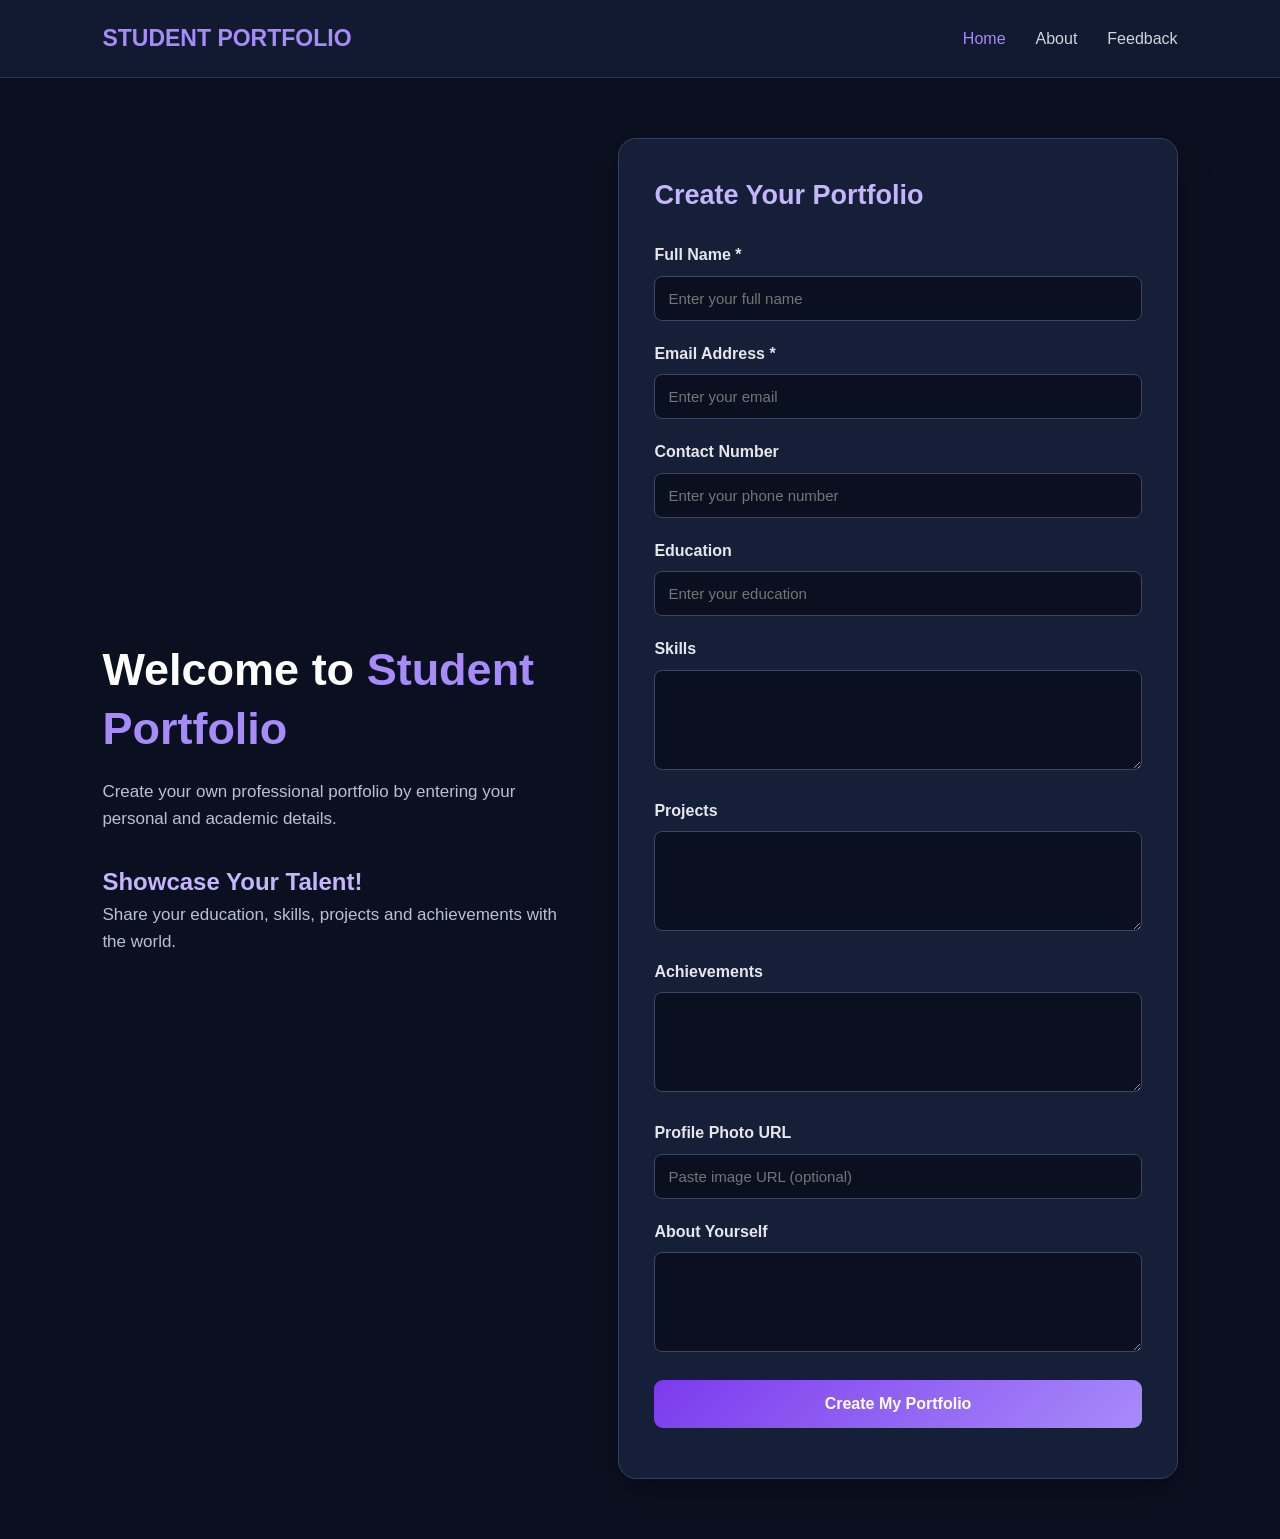
<file: index.html>
<!DOCTYPE html>
<html lang="en">

<head>
    <meta charset="UTF-8">
    <meta name="viewport" content="width=device-width, initial-scale=1.0">

    <title>Student Portfolio | Home</title>

    <link rel="stylesheet" href="css/style.css">
</head>

<body>

    <!-- Navigation Bar -->

    <header>
        <div class="logo">STUDENT PORTFOLIO</div>

        <nav>
            <a href="index.html" class="active">Home</a>
            <a href="about.html">About</a>
            <a href="feedback.html">Feedback</a>
        </nav>
    </header>


    <!-- Main Section -->

    <main class="home-layout">

        <section class="hero">

            <h1>
                Welcome to
                <span>Student Portfolio</span>
            </h1>

            <p>
                Create your own professional portfolio
                by entering your personal and academic details.
            </p>

            <h2>Showcase Your Talent!</h2>

            <p>
                Share your education, skills, projects
                and achievements with the world.
            </p>

        </section>


        <!-- Portfolio Form -->

        <section class="form-card">

            <h2>Create Your Portfolio</h2>

            <form id="portfolioForm">

                <div class="field">
                    <label>Full Name *</label>

                    <input
                        type="text"
                        id="fullName"
                        placeholder="Enter your full name"
                        required>
                </div>


                <div class="field">
                    <label>Email Address *</label>

                    <input
                        type="email"
                        id="email"
                        placeholder="Enter your email"
                        required>
                </div>


                <div class="field">
                    <label>Contact Number</label>

                    <input
                        type="tel"
                        id="phone"
                        placeholder="Enter your phone number">
                </div>


                <div class="field">
                    <label>Education</label>

                    <input
                        type="text"
                        id="education"
                        placeholder="Enter your education">
                </div>


                <div class="field">
                    <label>Skills</label>

                    <textarea
                        id="skills"
                        placeholder="Enter your skills">
                    </textarea>
                </div>


                <div class="field">
                    <label>Projects</label>

                    <textarea
                        id="projects"
                        placeholder="Enter your projects">
                    </textarea>
                </div>


                <div class="field">
                    <label>Achievements</label>

                    <textarea
                        id="achievements"
                        placeholder="Enter your achievements">
                    </textarea>
                </div>


                <div class="field">
                    <label>Profile Photo URL</label>

                    <input
                        type="url"
                        id="photoUrl"
                        placeholder="Paste image URL (optional)">
                </div>


                <div class="field">
                    <label>About Yourself</label>

                    <textarea
                        id="intro"
                        placeholder="Write something about yourself">
                    </textarea>
                </div>


                <button type="submit" class="primary-btn">
                    Create My Portfolio
                </button>

                <p id="formMessage" class="message"></p>

            </form>

        </section>

    </main>


    <script src="js/home.js"></script>

</body>

</html>
</file>
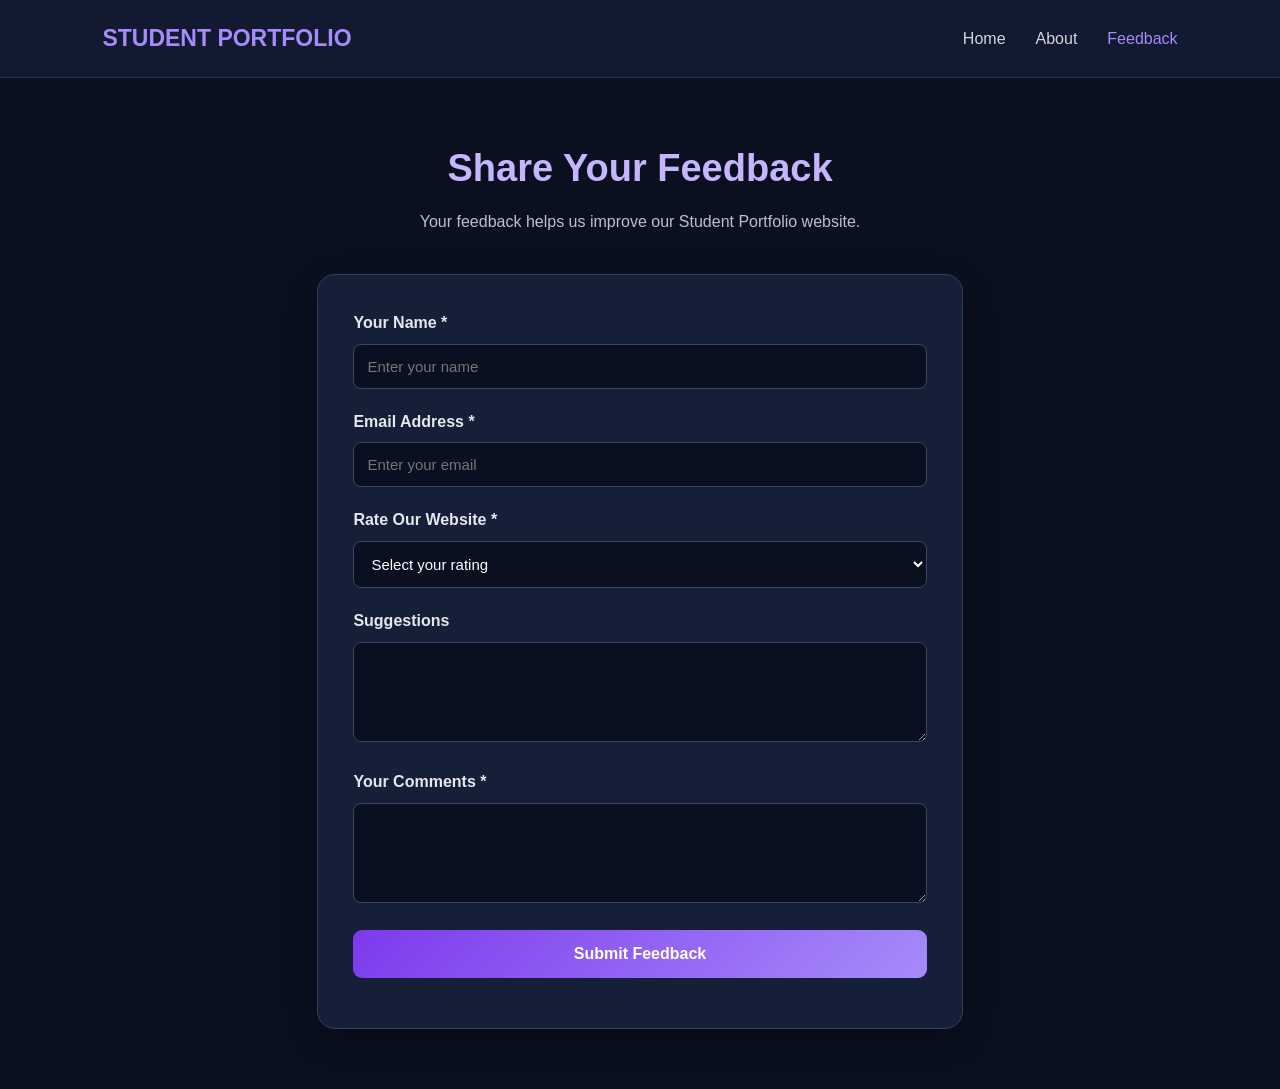
<file: feedback.html>
<!DOCTYPE html>
<html lang="en">

<head>
    <meta charset="UTF-8">
    <meta name="viewport" content="width=device-width, initial-scale=1.0">

    <title>Student Portfolio | Feedback</title>

    <link rel="stylesheet" href="css/style.css">
</head>

<body>

    <header>

        <div class="logo">STUDENT PORTFOLIO</div>

        <nav>
            <a href="index.html">Home</a>
            <a href="about.html">About</a>
            <a href="feedback.html" class="active">Feedback</a>
        </nav>

    </header>


    <main class="feedback-container">

        <section class="feedback-heading">

            <h1>Share Your Feedback</h1>

            <p>
                Your feedback helps us improve
                our Student Portfolio website.
            </p>

        </section>


        <section class="feedback-card">

            <form id="feedbackForm">

                <div class="field">

                    <label>Your Name *</label>

                    <input
                        type="text"
                        id="name"
                        placeholder="Enter your name"
                        required>

                </div>


                <div class="field">

                    <label>Email Address *</label>

                    <input
                        type="email"
                        id="email"
                        placeholder="Enter your email"
                        required>

                </div>


                <div class="field">

                    <label>Rate Our Website *</label>

                    <select id="rating" required>

                        <option value="">Select your rating</option>

                        <option value="5">★★★★★ Excellent</option>

                        <option value="4">★★★★ Very Good</option>

                        <option value="3">★★★ Good</option>

                        <option value="2">★★ Average</option>

                        <option value="1">★ Poor</option>

                    </select>

                </div>


                <div class="field">

                    <label>Suggestions</label>

                    <textarea
                        id="suggestions"
                        placeholder="Any suggestions for improvement?">
                    </textarea>

                </div>


                <div class="field">

                    <label>Your Comments *</label>

                    <textarea
                        id="comments"
                        placeholder="Write your feedback here..."
                        required>
                    </textarea>

                </div>


                <button type="submit" class="primary-btn">

                    Submit Feedback

                </button>


                <p id="feedbackMessage" class="message"></p>

            </form>

        </section>

    </main>


    <script src="js/feedback.js"></script>

</body>

</html>
</file>
<file: css/style.css>
/* GENERAL SETTINGS */

* {
    margin: 0;
    padding: 0;
    box-sizing: border-box;
}

body {
    font-family: Arial, sans-serif;
    background: #0b1020;
    color: white;
    line-height: 1.6;
}


/* NAVIGATION BAR */

header {
    background: #111a30;
    padding: 20px 8%;
    display: flex;
    justify-content: space-between;
    align-items: center;
    border-bottom: 1px solid #293451;
}

.logo {
    font-size: 23px;
    font-weight: bold;
    color: #a78bfa;
}

nav {
    display: flex;
    gap: 30px;
}

nav a {
    text-decoration: none;
    color: #d1d5db;
    font-size: 16px;
    transition: 0.3s;
}

nav a:hover,
nav a.active {
    color: #a78bfa;
}


/* HOME PAGE */

.home-layout {
    display: grid;
    grid-template-columns: 1fr 1.2fr;
    gap: 50px;
    padding: 60px 8%;
    align-items: center;
}

.hero h1 {
    font-size: 45px;
    line-height: 1.3;
    margin-bottom: 20px;
}

.hero h1 span {
    color: #a78bfa;
}

.hero p {
    color: #b8c1d4;
    margin-bottom: 20px;
    font-size: 17px;
}

.hero h2 {
    color: #c4b5fd;
    margin-top: 30px;
}

.hero-icon {
    font-size: 100px;
    color: #a78bfa;
    margin-top: 30px;
}


/* FORM CARDS */

.form-card,
.feedback-card {
    background: #151f38;
    padding: 35px;
    border-radius: 18px;
    border: 1px solid #34415e;
    box-shadow: 0 10px 35px rgba(0, 0, 0, 0.3);
}

.form-card h2 {
    font-size: 27px;
    color: #c4b5fd;
    margin-bottom: 25px;
}

.form-grid {
    display: grid;
    grid-template-columns: 1fr 1fr;
    gap: 18px;
}

.field {
    margin-bottom: 20px;
}

.field label {
    display: block;
    margin-bottom: 8px;
    color: #e5e7eb;
    font-weight: bold;
}

.field input,
.field textarea,
.field select {
    width: 100%;
    padding: 13px;
    background: #0b1020;
    border: 1px solid #394762;
    border-radius: 8px;
    color: white;
    outline: none;
    font-size: 15px;
}

.field input:focus,
.field textarea:focus,
.field select:focus {
    border-color: #a78bfa;
}

.field textarea {
    min-height: 100px;
    resize: vertical;
}

.full {
    grid-column: 1 / -1;
}


/* BUTTONS */

.primary-btn {
    width: 100%;
    padding: 15px;
    background: linear-gradient(135deg, #7c3aed, #a78bfa);
    color: white;
    border: none;
    border-radius: 9px;
    font-size: 16px;
    font-weight: bold;
    cursor: pointer;
    transition: 0.3s;
}

.primary-btn:hover {
    transform: translateY(-2px);
    box-shadow: 0 5px 20px rgba(124, 58, 237, 0.4);
}

.message {
    margin-top: 15px;
    text-align: center;
    color: #c4b5fd;
}


/* ABOUT PAGE */

.about-container,
.feedback-container {
    padding: 60px 8%;
}

.page-heading,
.feedback-heading {
    text-align: center;
    margin-bottom: 40px;
}

.page-heading h1,
.feedback-heading h1 {
    font-size: 38px;
    color: #c4b5fd;
}

.page-heading p,
.feedback-heading p {
    color: #b8c1d4;
    margin-top: 10px;
}

.portfolio-layout {
    display: grid;
    grid-template-columns: 280px 1fr;
    gap: 30px;
}

.profile-section,
.detail-card {
    background: #151f38;
    padding: 30px;
    border: 1px solid #34415e;
    border-radius: 15px;
    margin-bottom: 20px;
}

.profile-section {
    text-align: center;
}

.profile-image {
    width: 150px;
    height: 150px;
    border-radius: 50%;
    object-fit: cover;
    margin-bottom: 20px;
    border: 4px solid #a78bfa;
}

.profile-section h2 {
    color: #c4b5fd;
    margin-bottom: 15px;
}

.profile-section p {
    color: #cbd5e1;
    overflow-wrap: anywhere;
}

.detail-card h2 {
    color: #c4b5fd;
    margin-bottom: 12px;
}

.detail-card p {
    color: #d1d5db;
    white-space: pre-wrap;
    overflow-wrap: anywhere;
}

.back-button {
    text-align: center;
    margin-top: 30px;
}

.back-button a {
    display: inline-block;
    padding: 13px 25px;
    background: #7c3aed;
    color: white;
    text-decoration: none;
    border-radius: 8px;
}


/* FEEDBACK PAGE */

.feedback-container {
    max-width: 850px;
    margin: auto;
}

.feedback-card {
    margin-top: 30px;
}


/* RESPONSIVE DESIGN */

@media (max-width: 900px) {

    .home-layout {
        grid-template-columns: 1fr;
    }

    .portfolio-layout {
        grid-template-columns: 1fr;
    }

}

@media (max-width: 600px) {

    header {
        flex-direction: column;
        gap: 15px;
    }

    nav {
        gap: 18px;
    }

    .hero h1 {
        font-size: 32px;
    }

    .form-grid {
        grid-template-columns: 1fr;
    }

    .full {
        grid-column: auto;
    }

    .form-card,
    .feedback-card {
        padding: 22px;
    }

    .about-container,
    .feedback-container {
        padding: 35px 5%;
    }

}
</file>
